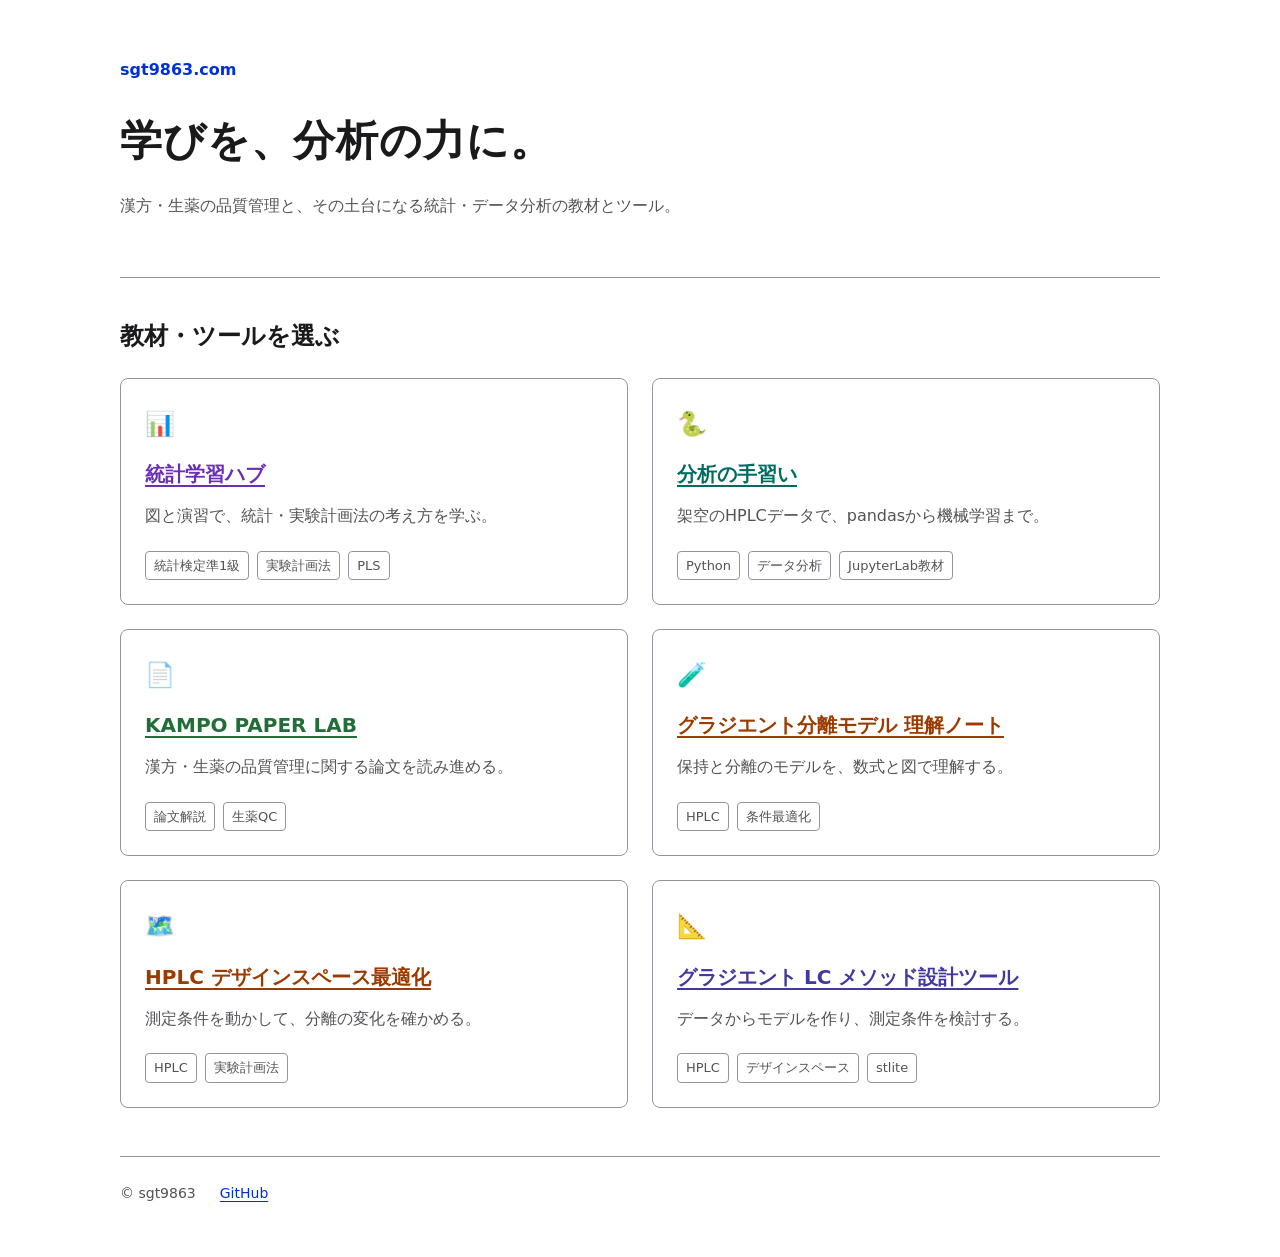
<file: index.html>
<!DOCTYPE html>
<html lang="ja">
<head>
<meta charset="utf-8">
<meta name="robots" content="noindex, nofollow, noarchive, nosnippet, noimageindex">
<meta name="viewport" content="width=device-width, initial-scale=1">
<title>sgt9863</title>
<meta name="description" content="漢方・生薬の品質管理と、その土台になる統計・分析手法についての公開プロジェクト。">
<link rel="icon" href="data:image/svg+xml,<svg xmlns='http://www.w3.org/2000/svg' viewBox='0 0 100 100'><text y='.9em' font-size='90'>🌿</text></svg>">
<link rel="stylesheet" href="assets/design.css">
</head>
<body>
<a class="skip-link" href="#main">本文へ移動</a>
<div class="wrap">

  <header class="hero">
    <p class="eyebrow">sgt9863.com</p><h1>学びを、分析の力に。</h1><p>漢方・生薬の品質管理と、その土台になる統計・データ分析の教材とツール。</p>
  </header>

  <main id="main" tabindex="-1"><h2>教材・ツールを選ぶ</h2>
  <div class="cards">

    <a class="card" data-site="stats" href="/stats/">
      <div class="icon">📊</div>
      <h3>統計学習ハブ</h3><p>図と演習で、統計・実験計画法の考え方を学ぶ。</p>
      <div class="tags"><span class="tag">統計検定準1級</span><span class="tag">実験計画法</span><span class="tag">PLS</span></div>
    </a>

    <a class="card" data-site="python" href="/python-data-learning/">
      <div class="icon">🐍</div>
      <h3>分析の手習い</h3>
      <p>架空のHPLCデータで、pandasから機械学習まで。</p>
      <div class="tags"><span class="tag">Python</span><span class="tag">データ分析</span><span class="tag">JupyterLab教材</span></div>
    </a>

    <a class="card" data-site="papers" href="/paper-explainer/">
      <div class="icon">📄</div>
      <h3>KAMPO PAPER LAB</h3><p>漢方・生薬の品質管理に関する論文を読み進める。</p>
      <div class="tags"><span class="tag">論文解説</span><span class="tag">生薬QC</span></div>
    </a>



    <a class="card" data-site="iso" href="/lc-iso-dev/">
      <div class="icon">🧪</div>
      <h3>グラジエント分離モデル 理解ノート</h3><p>保持と分離のモデルを、数式と図で理解する。</p>
      <div class="tags"><span class="tag">HPLC</span><span class="tag">条件最適化</span></div>
    </a>

    <a class="card" data-site="iso" href="/lc-iso-dev/app.html">
      <div class="icon">🗺️</div>
      <h3>HPLC デザインスペース最適化</h3><p>測定条件を動かして、分離の変化を確かめる。</p>
      <div class="tags"><span class="tag">HPLC</span><span class="tag">実験計画法</span></div>
    </a>

    <a class="card" data-site="gradient" href="/lc-grad-dev/">
      <div class="icon">📐</div>
      <h3>グラジエント LC メソッド設計ツール</h3><p>データからモデルを作り、測定条件を検討する。</p>
      <div class="tags"><span class="tag">HPLC</span><span class="tag">デザインスペース</span><span class="tag">stlite</span></div>
    </a>

  </div>

  </main>
  <footer>
    <span>© sgt9863</span>
    <a href="https://github.com/sgt9863">GitHub</a>
  </footer>

</div>
</body>
</html>
</file>
<file: assets/design.css>
/* sgt9863.com / DADS-inspired foundation, 2026-10-09 */
:root{color-scheme:light dark;--bg:#fff;--panel:#fff;--ink:#1a1a1c;--muted:#525258;--blue:#0031d8;--visited:#8b008b;--pale:#f3f6ff;--line:#94949c;--focus:#ffd43d;font-family:"Noto Sans JP","Hiragino Sans","Yu Gothic",system-ui,sans-serif}
*{box-sizing:border-box}body{margin:0;background:var(--bg);color:var(--ink);font-size:16px;line-height:1.8}a{color:var(--blue);text-underline-offset:.2em}a:visited{color:var(--visited)}:focus-visible{outline:3px solid #000;outline-offset:3px;box-shadow:0 0 0 6px var(--focus)}.skip-link{position:fixed;top:-100px;left:16px;z-index:100;background:var(--panel);padding:12px}.skip-link:focus{top:12px}.wrap{max-width:1120px;margin:auto;padding:0 40px 32px}.hero{padding:56px 0 40px;border-bottom:1px solid var(--line)}.eyebrow{font-weight:700;color:var(--blue);margin:0 0 24px}.hero h1{font-size:clamp(28px,4vw,42px);line-height:1.5;margin:0 0 20px;letter-spacing:.02em}.hero p:last-child{max-width:42em;color:var(--muted)}h2{font-size:24px;line-height:1.5;margin:40px 0 24px}.cards{display:grid;grid-template-columns:1fr 1fr;gap:24px}.card,.card:visited{display:block;padding:24px;border:1px solid var(--line);border-radius:8px;background:var(--panel);color:var(--ink);text-decoration:none}.card:hover{background:var(--pale);border-color:var(--blue)}.card .icon{font-size:24px}.card h3{font-size:20px;line-height:1.6;margin:12px 0;color:var(--blue);text-decoration:underline;text-underline-offset:.2em}.card p{font-size:16px;color:var(--muted);margin:8px 0 20px}.tags{display:flex;flex-wrap:wrap;gap:8px}.tag{font-size:13px;border:1px solid var(--line);border-radius:4px;padding:2px 8px;color:var(--muted)}footer{display:flex;flex-wrap:wrap;gap:24px;border-top:1px solid var(--line);margin-top:48px;padding-top:24px;font-size:14px;color:var(--muted)}footer a{min-height:44px;display:inline-flex;align-items:flex-start}@media(max-width:700px){.wrap{padding:0 20px 24px}.hero{padding:32px 0}.cards{grid-template-columns:1fr;gap:16px}.card{padding:20px}h2{font-size:22px;margin:32px 0 20px}}@media(prefers-color-scheme:dark){:root{--bg:#16161a;--panel:#202026;--ink:#f5f5f7;--muted:#c4c4cc;--blue:#9db7ff;--visited:#edb2ed;--pale:#242f48;--line:#83838c}}

.card[data-site=python]{--blue:#006b5e;--pale:#eef8f5}.card[data-site=stats]{--blue:#6b2fb5;--pale:#f7f1fc}.card[data-site=papers]{--blue:#216e39;--pale:#eef7ef}.card[data-site=iso]{--blue:#9c3b00;--pale:#fff5ed}.card[data-site=gradient]{--blue:#4338a0;--pale:#f3f1fc}
@media(prefers-color-scheme:dark){.card[data-site=python]{--blue:#8dd6c5;--pale:#1e3730}.card[data-site=stats]{--blue:#d4b4ff;--pale:#30243d}.card[data-site=papers]{--blue:#a0d7a8;--pale:#233626}.card[data-site=iso]{--blue:#ffb785;--pale:#38291f}.card[data-site=gradient]{--blue:#bfb5ff;--pale:#2b2645}}
</file>
